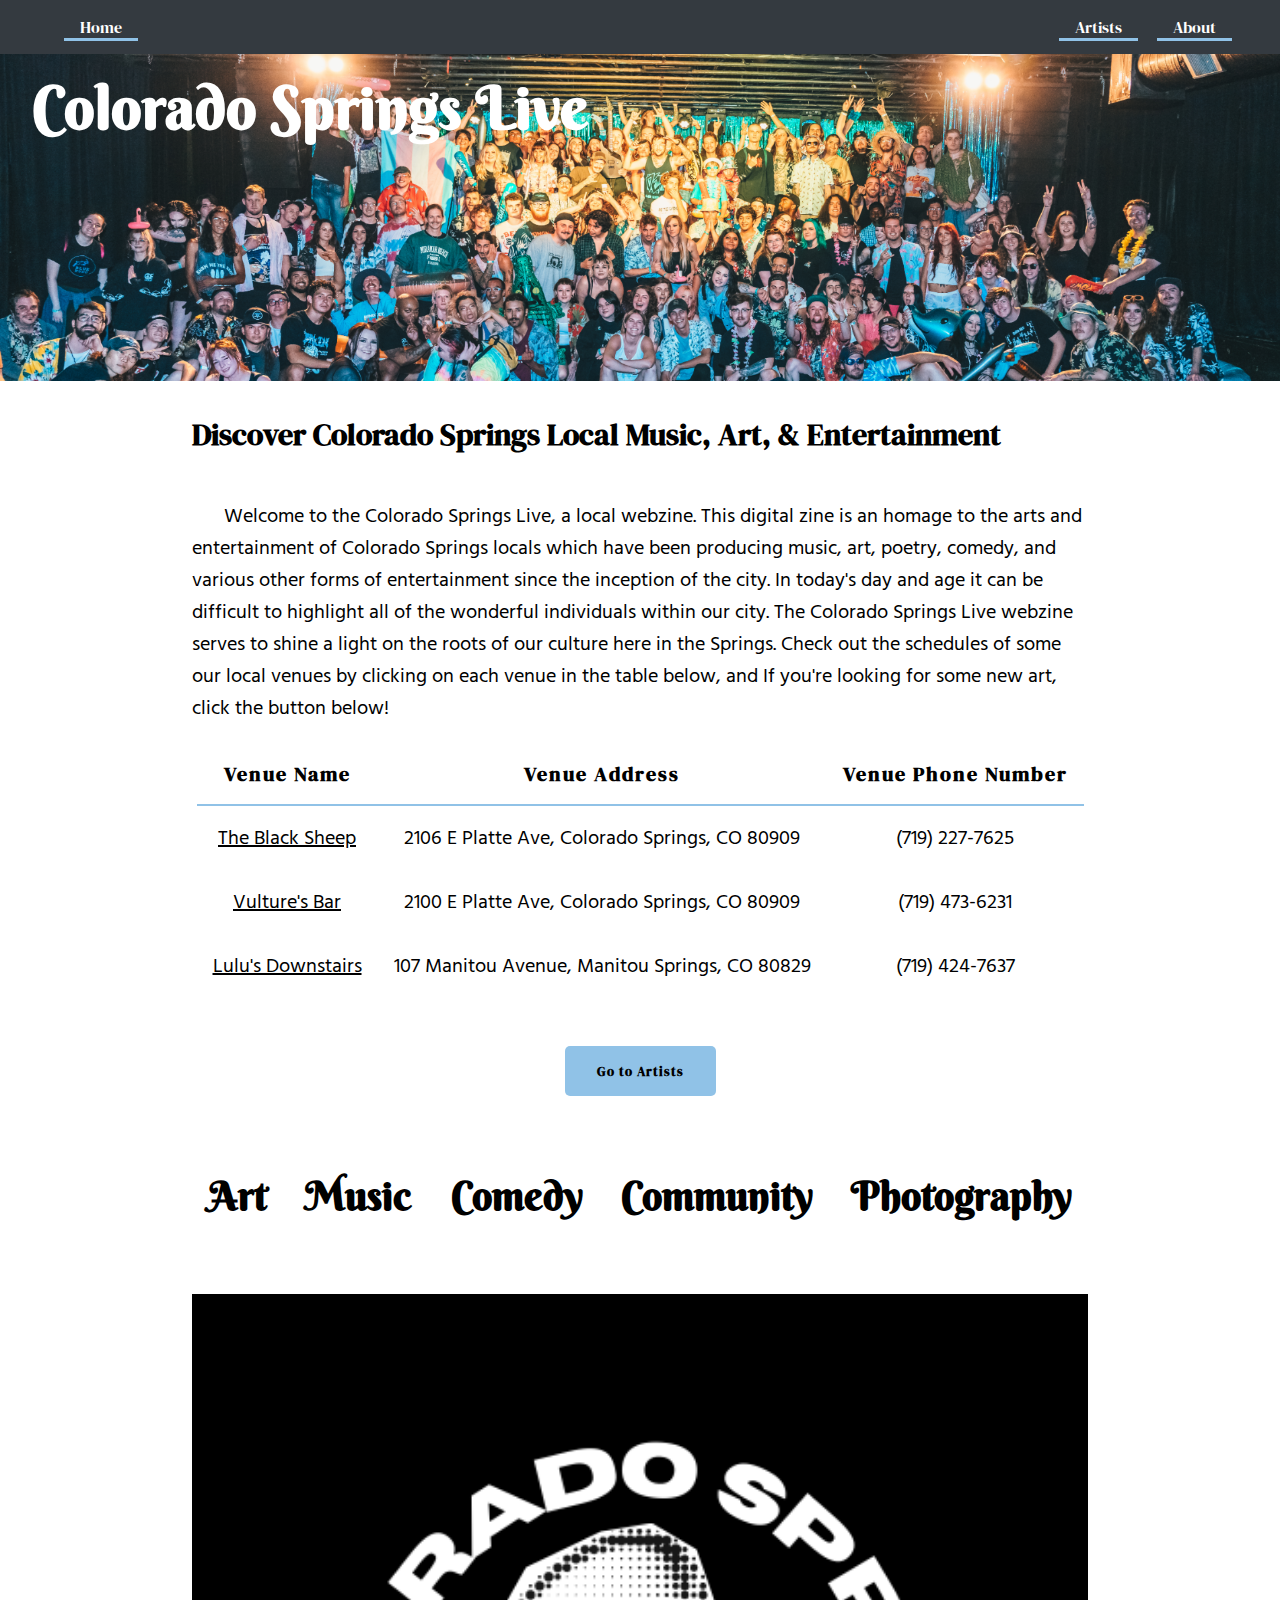
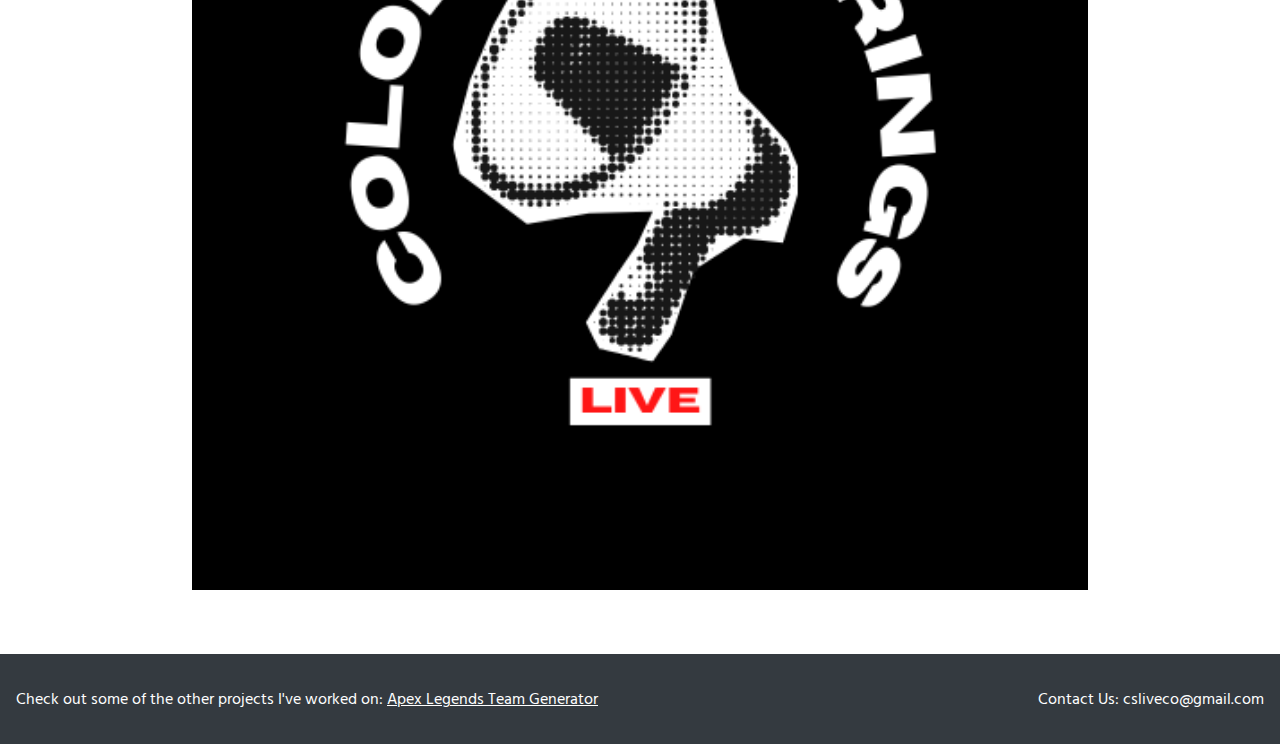
<file: index.html>
<!DOCTYPE html>
<html lang="en">
<head>
    <meta charset="UTF-8">
    <meta http-equiv="X-UA-Compatible" content="IE=edge">
    <meta name="viewport" content="width=device-width, initial-scale=1.0">
    <link rel="preconnect" href="https://fonts.googleapis.com">
    <link rel="preconnect" href="https://fonts.gstatic.com" crossorigin>
    <link href="https://fonts.googleapis.com/css2?family=Berkshire+Swash&family=DM+Serif+Display&display=swap" rel="stylesheet">
    <link href="https://fonts.googleapis.com/css2?family=Hind+Siliguri&family=Josefin+Sans:ital@1&display=swap" rel="stylesheet">
    <link rel="stylesheet" href="./styles/styles.css">
    <title>Colorado Springs Local Music</title>
</head>
<body>
    <div class="main-container">
        <div class="nav-container">
            <nav class="menu">
                <div class="navbar-left">
                    <a href="./index.html">Home</a>
                </div>
                <div class="navbar-right">
                    <a href="./html/Artists.html" class="navbar-right">Artists</a>
                    <a href="./html/About.html" class="navbar-right">About</a>
                </div>
            </nav>
        </div>
        <div class="photo-header-container">
            <h1 class="page-heading">Colorado Springs Live</h1>
            <img class="homepage-header-photo" src="./pics/beach-bash-header.png" alt="Picture of Colorado Springs Hardcore Beach Bash event at the Black Sheep.">
        </div>
        <div class="home-container">
            <h2 class="cs-local-webzine-title">Discover Colorado Springs Local Music, Art, & Entertainment</h2>
            <p class="about-me"><span class="tab"></span>Welcome to the Colorado Springs Live, a local webzine. This digital zine is an homage to the arts and entertainment of Colorado Springs locals which have been producing music, art, poetry, comedy, and various other forms of entertainment since the inception of the city. In today's day and age it can be difficult to highlight all of the wonderful individuals within our city. The Colorado Springs Live webzine serves to shine a light on the roots of our culture here in the Springs. Check out the schedules of some our local venues by clicking on each venue in the table below, and If you're looking for some new art, click the button below!
            </p>
            <table>
                <tr class="header-row">
                    <th class="venue-item">Venue Name</th>
                    <th class="venue-address-item">Venue Address</th>
                    <th class="venue-phone">Venue Phone Number</th>
                </tr>
                <tr class="venue-1-row">
                    <td class="venue-1-name"><a href="https://www.blacksheeprocks.com/">The Black Sheep</a></td>
                    <td class="venue-1-address">2106 E Platte Ave, Colorado Springs, CO 80909</td>
                    <td class="venue-1-phone">(719) 227-7625</td>
                </tr>
                <tr class="venue-2-row">
                    <td class="venue-2-name"><a href="https://www.vulturesrocks.com/">Vulture's Bar</a></td>
                    <td class="venue-2-address">2100 E Platte Ave, Colorado Springs, CO 80909</td>
                    <td class="venue-2-phone">(719) 473-6231</td>
                </tr>
                <tr class="venue-3-row">
                    <td class="venue-3-name"><a href="https://www.lulusdownstairs.com/">Lulu's Downstairs</a</td>
                    <td class="venue-3-address">107 Manitou Avenue, Manitou Springs, CO 80829</td>
                    <td class="venue-3-phone">(719) 424-7637</td>
                </tr>
            </table>
            <form action="./html/Artists.html" class="button-container">
                <input type="submit" value="Go to Artists" class="artists-button">
            </form>  
            <ul class="coverage-topics">
                <li class="art"><h1>Art</h1></li>
                <li class="music"><h1>Music</h1></li>
                <li class="comedy"><h1>Comedy</h1></li>
                <li class="community"><h1>Community</h1></li>
                <li class="photography"><h1>Photography</h1></li>
            </ul>
            <img src="./pics/colorado-sprigs-live-logo.png" alt="Colorado Springs Live logo" class="logo-home">
        </div>
        <div class="footer-container">
            <span class="footer-info">
                <p class="projects">
                    Check out some of the other projects I've worked on: 
                    <a href="https://www.apexgen.app">Apex Legends Team Generator</a>
                </p>
                <p class="contact">Contact Us: csliveco@gmail.com</p>
            </span>
        </div>
    </div>  
</body>
</html>
</file>
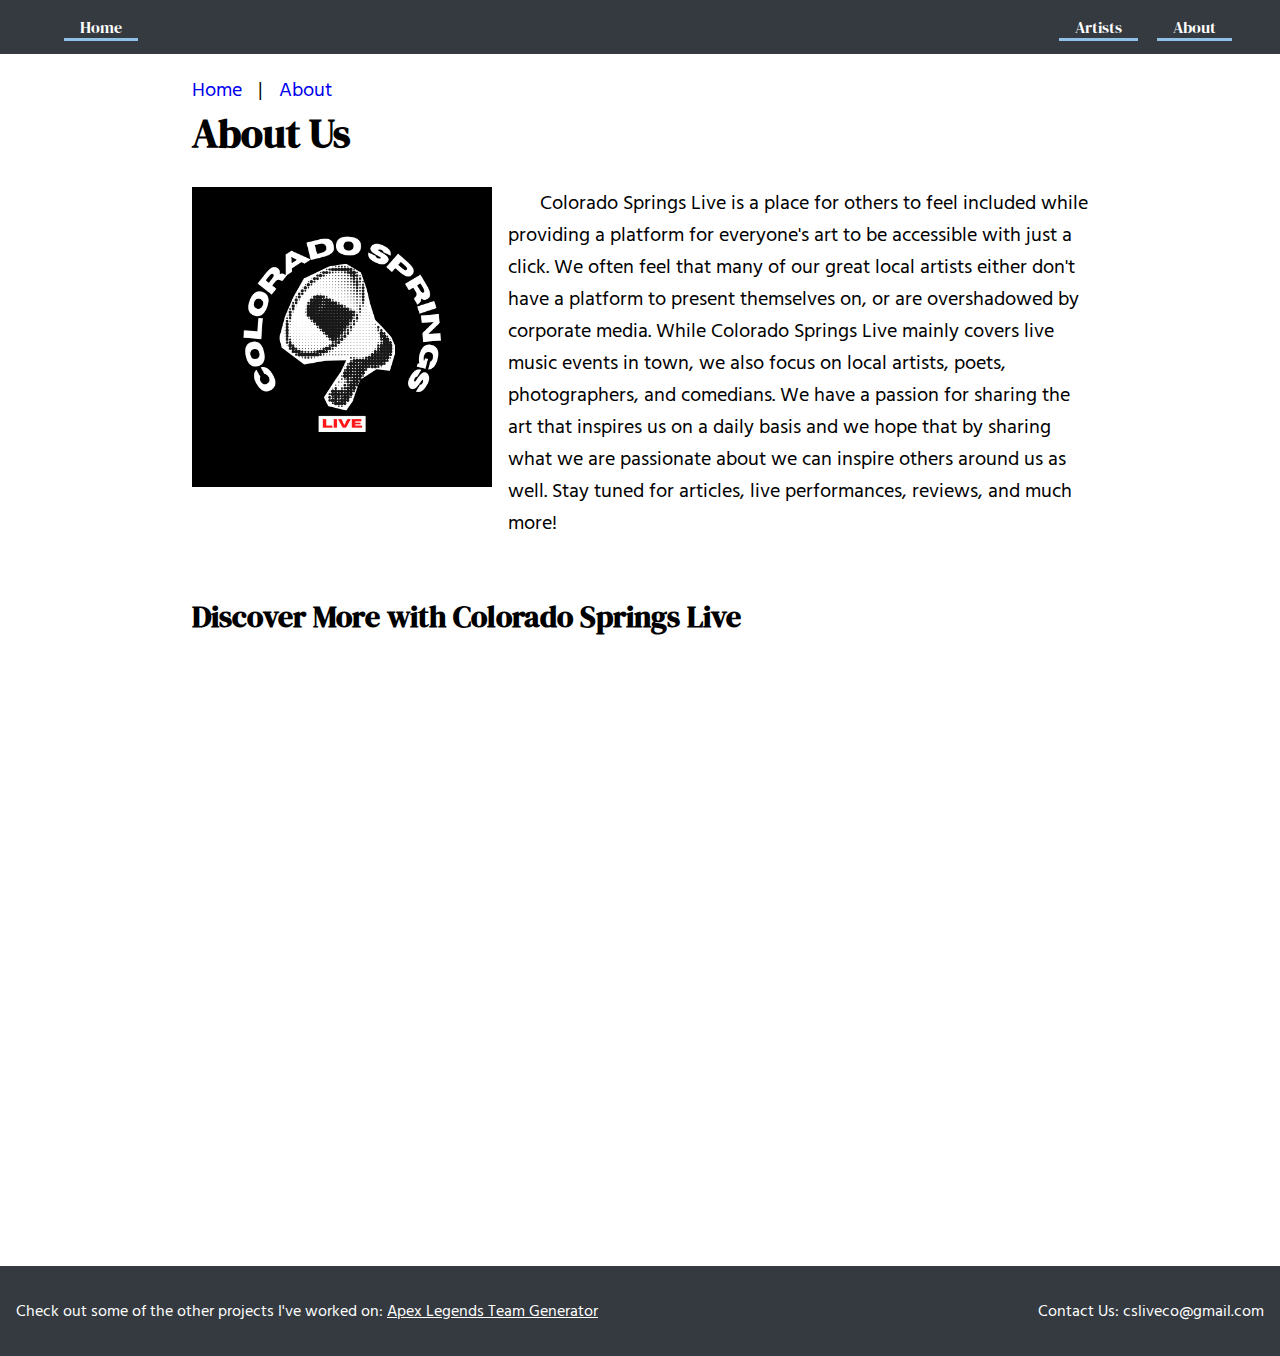
<file: html/About.html>
<!DOCTYPE html>
<html lang="en">
<head>
    <meta charset="UTF-8">
    <meta http-equiv="X-UA-Compatible" content="IE=edge">
    <meta name="viewport" content="width=device-width, initial-scale=1.0">
    <link rel="preconnect" href="https://fonts.googleapis.com">
    <link rel="preconnect" href="https://fonts.gstatic.com" crossorigin>
    <link href="https://fonts.googleapis.com/css2?family=Berkshire+Swash&family=DM+Serif+Display&display=swap" rel="stylesheet">
    <link href="https://fonts.googleapis.com/css2?family=Hind+Siliguri&family=Josefin+Sans:ital@1&display=swap" rel="stylesheet">
    <link rel="stylesheet" href="../styles/styles.css">
    <title>Colorado Springs Local Music</title>
</head>
<body>
    <div class="main-container">
        <div class="nav-container">
            <nav class="menu">
                <div class="navbar-left">
                    <a href="../index.html">Home</a>
                </div>
                <div class="navbar-right">
                    <a href="./Artists.html" class="navbar-right">Artists</a>
                    <a href="./About.html" class="navbar-right">About</a>
                </div>
            </nav>
        </div>
        <div class="home-container">
            <div class="breadcrumbs">
                <ul class="bc-list">
                    <li class="bc-li-link">
                        <a href="../index.html" class="bc-home">Home</a>
                    </li>
                    <p class="divider">|</p>
                    <li class="bc-li-link">
                        <a href="./About.html" class="bc-about">About</a>
                    </li>
                </ul>
            </div>
            <h1 class="about-us-header">About Us</h1>
            <div class="about-logo-container">
                <img src="../pics/colorado-sprigs-live-logo.png" alt="Colorado Springs Live logo" class="logo">
                <p class="mission-statement"><span class="tab"></span>Colorado Springs Live is a place for others to feel included while providing a platform for everyone's art to be accessible with just a click. We often feel that many of our great local artists either don't have a platform to present themselves on, or are overshadowed by corporate media. While Colorado Springs Live mainly covers live music events in town, we also focus on local artists, poets, photographers, and comedians. We have a passion for sharing the art that inspires us on a daily basis and we hope that by sharing what we are passionate about we can inspire others around us as well. Stay tuned for articles, live performances, reviews, and much more!
                </p>
            </div>
            <div class="promo-video-container">
                <h2 class="promo-header">Discover More with Colorado Springs Live</h2>
                <iframe class="promo-video" width="960" height="540" src="https://www.youtube.com/embed/8O0oiKA8UnU" title="YouTube video player" frameborder="0" allow="accelerometer; autoplay; clipboard-write; encrypted-media; gyroscope; picture-in-picture" allowfullscreen></iframe>
            </div>
        </div>
        <div class="footer-container">
            <span class="footer-info">
                <p class="projects">
                    Check out some of the other projects I've worked on: 
                    <a href="https://devdel2.github.io/ApexTeamGenerator/">Apex Legends Team Generator</a>
                </p>
                <p class="contact">Contact Us: csliveco@gmail.com</p>
            </span>
        </div>
    </div>  
</body>
</html>
</file>
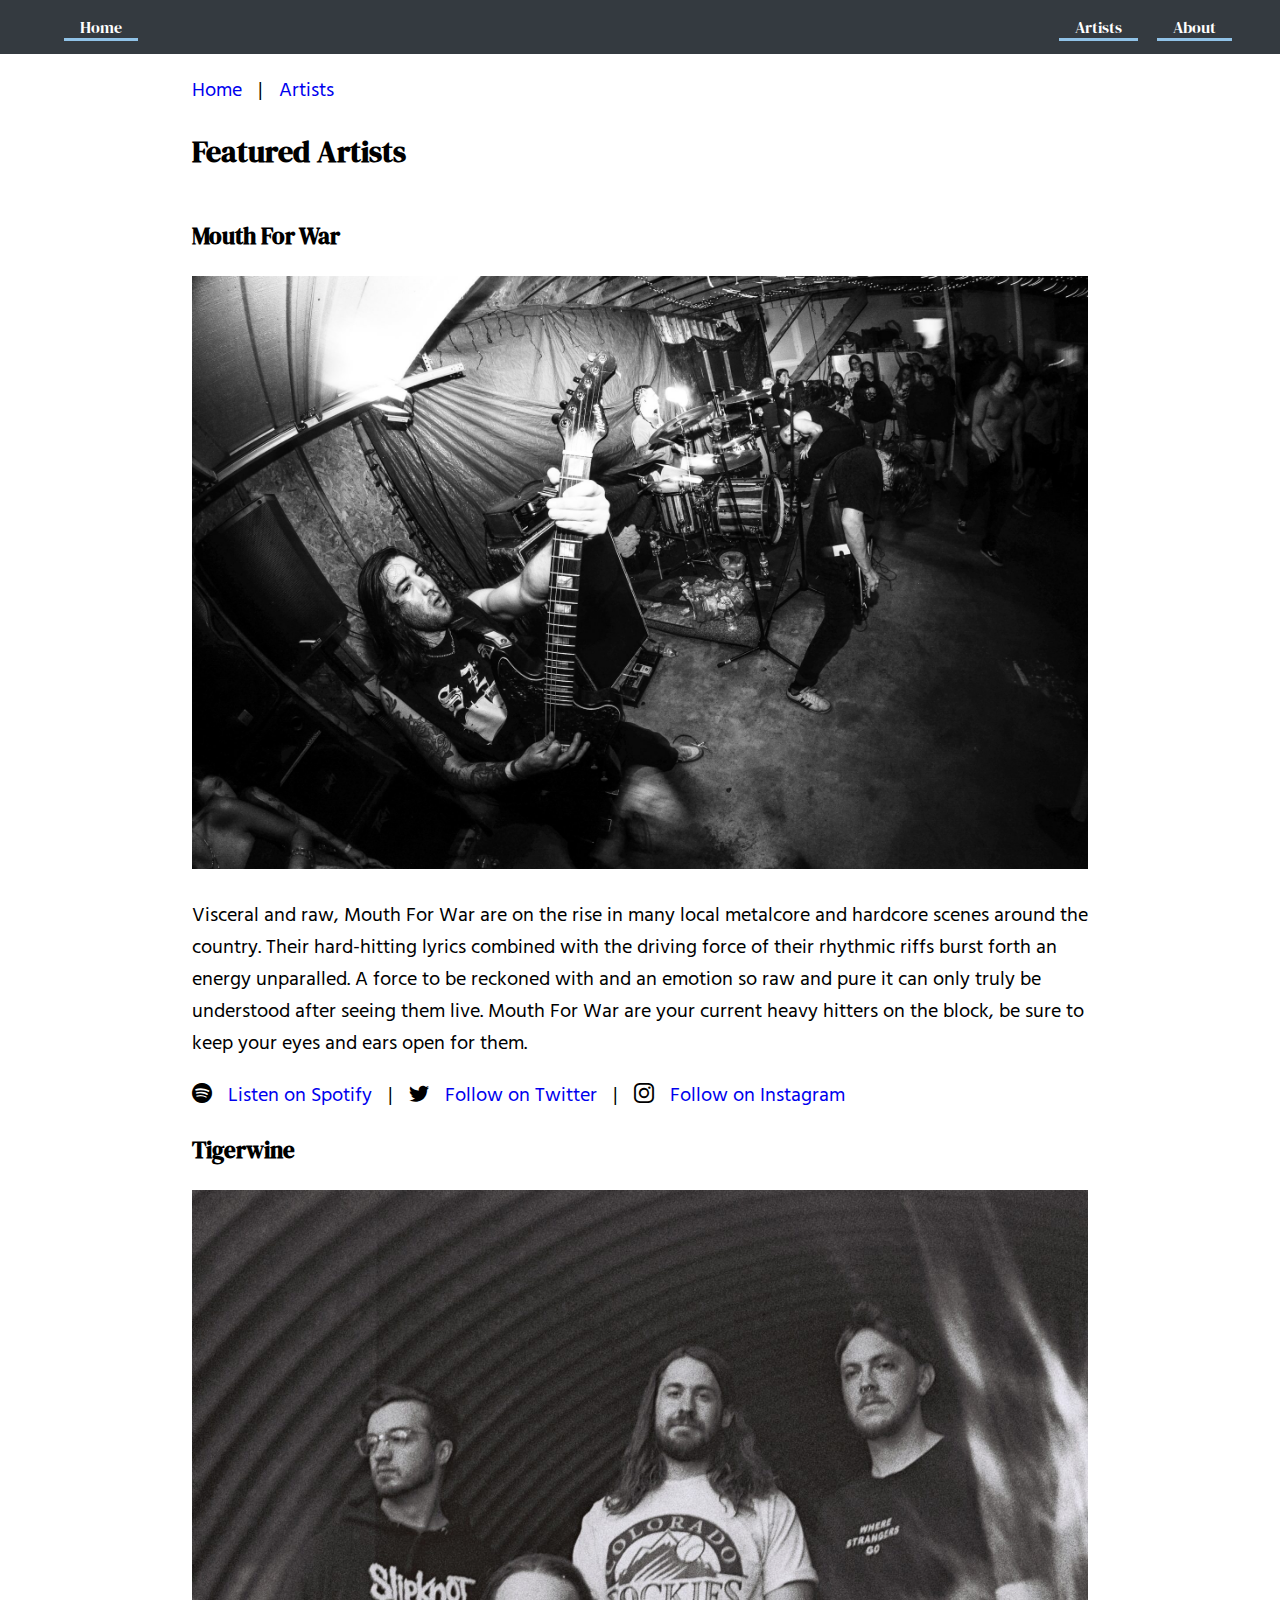
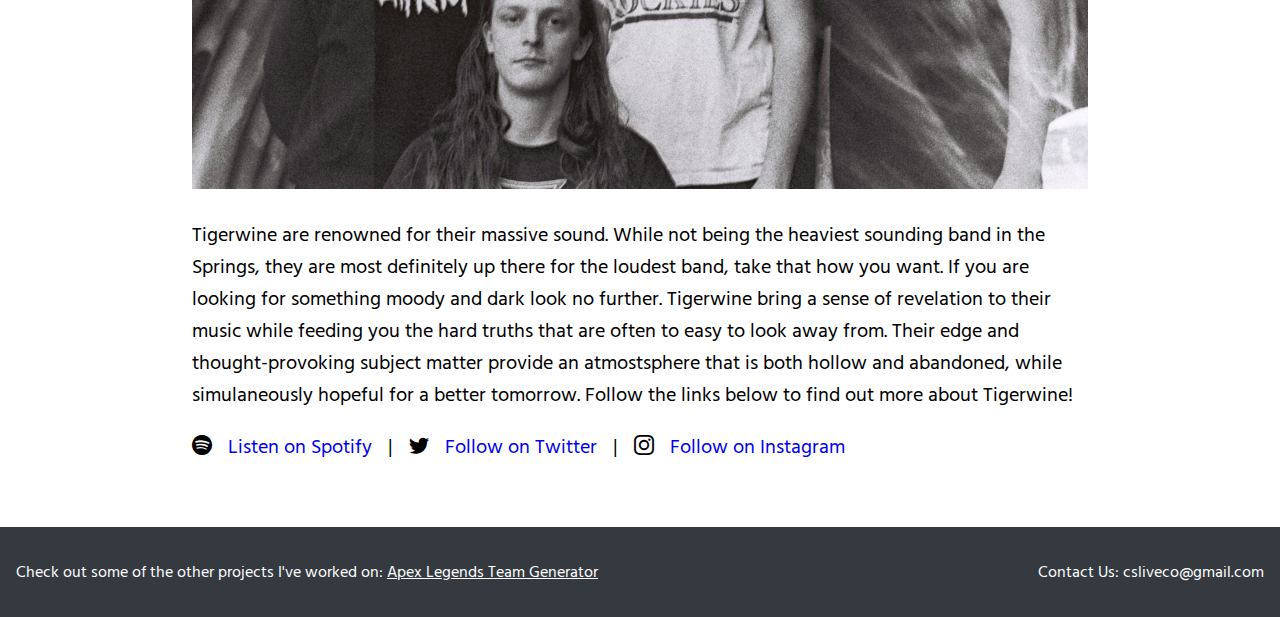
<file: html/Artists.html>
<!DOCTYPE html>
<html lang="en">
<head>
    <meta charset="UTF-8">
    <meta http-equiv="X-UA-Compatible" content="IE=edge">
    <meta name="viewport" content="width=device-width, initial-scale=1.0">
    <link rel="preconnect" href="https://fonts.googleapis.com">
    <link rel="preconnect" href="https://fonts.gstatic.com" crossorigin>
    <link href="https://fonts.googleapis.com/css2?family=Berkshire+Swash&family=DM+Serif+Display&display=swap" rel="stylesheet">
    <link href="https://fonts.googleapis.com/css2?family=Hind+Siliguri&family=Josefin+Sans:ital@1&display=swap" rel="stylesheet">
    <link rel="stylesheet" href="https://cdn.jsdelivr.net/npm/bootstrap-icons@1.9.1/font/bootstrap-icons.css">
    <link rel="stylesheet" href="../styles/styles.css">
    <title>Colorado Springs Local Music</title>
</head>
<body>
    <div class="main-container">
        <div class="nav-container">
            <nav class="menu">
                <div class="navbar-left">
                    <a href="../index.html">Home</a>
                </div>
                <div class="navbar-right">
                    <a href="./Artists.html" class="navbar-right">Artists</a>
                    <a href="./About.html" class="navbar-right">About</a>
                </div>
            </nav>
        </div>
        <div class="home-container">
            <div class="breadcrumbs">
                <ul class="bc-list">
                    <li class="bc-li-link">
                        <a href="../index.html" class="bc-home">Home</a>
                    </li>
                    <p class="dash">|</p>
                    <li class="bc-li-link">
                        <a href="./Artists.html" class="bc-artists">Artists</a>
                    </li>
                </ul>
            </div>
            <h2 class="featured-artists">Featured Artists</h2>
            <div class="artist-row">
                <div class="artist-container">
                    <h3 class="artist-name">Mouth For War</h3>
                    <img class="artist-photo" src="../pics/mouth-for-war.jpg" alt="A photo of the band Mouth For War performing at a D.I.Y. venue">
                    <p class="artist-about">Visceral and raw, Mouth For War are on the rise in many local metalcore and hardcore scenes around the country. Their hard-hitting lyrics combined with the driving force of their rhythmic riffs burst forth an energy unparalled. A force to be reckoned with and an emotion so raw and pure it can only truly be understood after seeing them live. Mouth For War are your current heavy hitters on the block, be sure to keep your eyes and ears open for them.</p>
                    <div class="breadcrumbs">
                        <ul class="artist-links bc-list">
                            <div class="spotify-container">
                                <i class="bi bi-spotify"></i>
                                <li class="artist-li">
                                    <a href="https://open.spotify.com/artist/2XWmtvXZ0FHiRT9PGzGPaF?si=PO5ntJBzSNaiw-CkEu7fSQ" class="artist-link-1">Listen on Spotify</a>
                                </li>
                            </div>
                            <p class="dash">|</p>
                            <div class="twitter-container">
                                <i class="bi bi-twitter"></i>
                                <li class="artist-li">
                                    <a href="https://twitter.com/mouthforwarco" class="artist-link-2">Follow on Twitter</a>
                                </li>
                            </div>
                            <p class="dash">|</p>
                            <div class="instagram-container">
                                <i class="bi bi-instagram"></i>
                                <li class="artist-li">
                                    <a href="https://www.instagram.com/mouthforwarco/?hl=en" class="artist-link-3">Follow on Instagram</a>
                                </li>
                            </div>
                        </ul>
                    </div>
                </div>
                <div class="artist-container">
                    <h3 class="artist-name">Tigerwine</h3>
                    <img class="artist-photo" src="../pics/tigerwine.jpg" alt="The band Tigerwine, standing for a promotional picture">
                    <p class="artist-about">Tigerwine are renowned for their massive sound. While not being the heaviest sounding band in the Springs, they are most definitely up there for the loudest band, take that how you want. If you are looking for something moody and dark look no further. Tigerwine bring a sense of revelation to their music while feeding you the hard truths that are often to easy to look away from. Their edge and thought-provoking subject matter provide an atmostsphere that is both hollow and abandoned, while simulaneously hopeful for a better tomorrow. Follow the links below to find out more about Tigerwine!</p>
                    <div class="breadcrumbs">
                        <ul class="artist-links bc-list">
                            <div class="spotify-container">
                                <i class="bi bi-spotify"></i>
                                <li class="artist-li">
                                    <a href="https://open.spotify.com/artist/4NGshr0X0WNGCy4emP2O0Z?si=tVfvR1imT-mgqri9fQAgQw" class="artist-link-1">Listen on Spotify</a>
                                </li>
                            </div>
                            <p class="dash">|</p>
                            <div class="twitter-container">
                                <i class="bi bi-twitter"></i>
                                <li class="artist-li">
                                    <a href="https://twitter.com/tigerwinemusic" class="artist-link-2">Follow on Twitter</a>
                                </li>
                            </div>
                            <p class="dash">|</p>
                            <div class="instagram-container">
                                <i class="bi bi-instagram"></i>
                                <li class="artist-li">
                                    <a href="https://www.instagram.com/tigerwinemusic/?hl=en" class="artist-link-3">Follow on Instagram</a>
                                </li>
                            </div>
                        </ul>
                    </div>
                </div>
            </div>
        </div>
        <div class="footer-container">
            <span class="footer-info">
                <p class="projects">
                    Check out some of the other projects I've worked on: 
                    <a href="https://devdel2.github.io/ApexTeamGenerator/">Apex Legends Team Generator</a>
                </p>
                <p class="contact">Contact Us: csliveco@gmail.com</p>
            </span>
        </div>
    </div>  
</body>
</html>
</file>
<file: styles/styles.css>
/*Color pallete:
    #312F2F - Jet (Charcoal grey)
    #918D8D - Taupe Gray (Light grey)
    #A17C6B - Beaver (Light pastel brown)
    #8FA998 - Morning Blue (teal)
    #9CBFA7 - Cambridge Blue (lighter teal)
    #FFBC42 - Maximum Yellow Red (Gold/Yellow)
*/

/* FONTS from GoogeleFonts:
    main header - berkshire swash
    sub hearders - DM Serif Display 
    text - Hind Siliguri
*/

/*General Styles*/
html, body{
    min-height: 100vh;
    margin: 0;
    padding: 0;
    font-family: 'Hind Siliguri', sans-serif;;
}

nav a:visited, nav a:active, nav a:hover, a:link{
    text-decoration: none;
}

h1, h2, h3, th, .menu {
    font-family: 'DM Serif Display', serif;
}

.main-container{
    display: flex;
    flex-direction: column;
}

.nav-container{
    flex-direction: row;
}

nav{
    display: flex;
    justify-content: space-between;
    padding: 1rem 2rem;
    background-color: #343a40;
}

.coverage-topics > li {
    display: inline;
    padding: 0 1rem;
}


.coverage-topics{
    display: flex;
    flex-direction: row;
    justify-content: space-between;
    margin: 3rem 0;
    padding: 0;
}

.coverage-topics h1{
    font-family: 'Berkshire Swash', cursive;
}

nav a{
    color: white;
    text-decoration: none;
    border-bottom: 3px solid #90C2E7;
}

nav a:hover{
    color: white;
    text-decoration: none;
    border-bottom: none;
}

nav a:active{
    color: #EB5160;
}

.homepage-header-photo{
    width: 100%;
}

.page-heading{
    font-family: 'Berkshire Swash', cursive;
    font-size: 80px;
    margin-top: 1rem;
    padding-left: 2rem;
    position: absolute;
    color: white;
}

.home-container{
    display: flex;
    flex-direction: column;
    max-width: 100%;
    margin: 0 15%;
    min-height: 100vh;
    font-size: 20px;
}

.button-container{
    display: flex;
    justify-content: center;
}

.artists-button{
    margin-top: 3rem;
    padding: 1rem 2rem;
    font-family: 'DM Serif Display', serif;
    font-weight: 600;
    background-color: #90C2E7;
    box-sizing: border-box;
    border-radius: 5px;
    border: none;
    letter-spacing: 1px;
}

.artists-button:hover{
    background-color: #7eb7e2;
    cursor: pointer;
}

.artists-button:active{
   background-color: #90C2E7;
   color: white;
   position: relative;
   bottom: -5px;
}

table{
    display: flex;
    justify-content: center;
    border-spacing: 0px;
}

th, td{
    text-align: center;
    padding: 1rem;
}

td a{
    color: black;
    text-decoration: underline !important;
}

th{
    border-bottom: solid 2px #90C2E7;
    letter-spacing: 2px;
}

.navbar-right, .navbar-left{
    padding: 0rem 1rem;
    margin-left: 1rem;
}

.navbar-left a{
    padding: 0 1rem;
}

.tab{
    margin-left: 2rem;
}

.footer-container{
    min-height: 100%;
    margin-top: 4rem;
    padding: 1rem;
    color: white;
    background-color: #343a40;
}

.footer-container a {
    color: white;
    text-decoration: underline;
}

.footer-info{
    display: flex;
    flex-direction: row;
    justify-content: space-between;
}

.logo{
    width: 300px;
    height: 300px;
    background-color: black;
    margin-right: 1rem;
}

.logo-home{
    background-color: black;
}

.about-logo-container{
    display: flex;
    flex-direction: row;
    font-size: 20px;
}

.logo{
    margin-right: 1rem;
}

.promo-video-container{
    margin-top: 2rem;
    display: flex;
    flex-direction: column;
}

.promo-video{
    align-self: center;
}

.mission-statement{
    margin: 0rem;
}

.breadcrumbs ul {
    display: flex;
    flex-direction: row;
    margin-bottom: 0;
    padding: 0;
}

.breadcrumbs p{
    margin: 0 1rem;
}

.breadcrumbs ul li {
    list-style: none;
}

.about-us-header{
    margin-top: 0;
}

.artist-photo{
    max-width: 100%;
}

.bi{
    padding-right: 1rem;
}

artist.li > a:hover{
    text-decoration: underline;
}

.spotify-container, .instagram-container, .twitter-container{
    display: flex;
    flex-direction: row;
}


/*Media Queries*/
@media screen and (max-width: 1400px){
    .page-heading{
        font-size: 60px;
    }
}

@media screen and (max-width: 1220px){
    .home-container{
        font-size: 16px;
    }
    h2{
        font-size: 25px;
    }
    .coverage-topics{
        font-size: 15px;
    }
    .logo{
        height: 200px;
        width: 200px;
    }
    .about-logo-container{
        font-size: 18px;
    }
    .promo-video{
        width: 640px;
        height: 360px;
    }
}

@media screen and (max-width: 1020px){
    .page-heading{
        font-size: 40px;
    }.home-container{
        font-size: 14px;
    }
    .navbar-left, .navbar-right{
        font-size: 12px;
    }
    h2, th{
        font-size: 15px;
    }
    .coverage-topics{
        font-size: 10px;
    }
    .artists-button{
        margin-top: 3rem;
        padding: 0.5rem 1rem;
        font-family: 'DM Serif Display', serif;
        font-weight: 600;
        background-color: #90C2E7;
        box-sizing: border-box;
        border-radius: 5px;
        border: none;
    }
}

@media screen and (max-width: 860px){
    .footer-container{
        display: flex;
        justify-content: center;
    }
    .footer-info{
        flex-direction: column;
        align-content: center;
        font-size: 12px;
    }
    .about-logo-container{
        display: flex;
        flex-direction: column;
        font-size: 16px;
    }
    .promo-video{
        width: 320px;
        height: 180px;
    }
    .logo{
        margin-bottom: 1rem;
    }
}

@media screen and (max-width: 700px){
    .breadcrumbs ul.artist-links{
        display: flex;
        flex-direction: column;
    }
    .artist-links .dash{
        display: none;
    }
    .spotify-container, .instagram-container, .twitter-container{
        display: flex;
        flex-direction: row;
    }
    .twitter-container{
        margin: 1rem 0;
    }
    .instagram-container{
        margin-bottom: 1rem;
    }
}


@media screen and (max-width: 650px){
    .page-heading{
        font-size: 20px;
    }
    .coverage-topics{
        flex-direction: column;
        text-align: center;
    }
    .about-logo-container{
        font-size: 14px;
    }
    .logo{
        width: 150px;
        height: 150px;
    }
}

@media screen and (max-width: 500px){
    .navbar-left, .navbar-right{
        font-size: 10px;
        padding-left: 0;
        padding-right: 0;
        margin-left: 0;
        margin-right: 12px;
    }
    .navbar-left a{
        padding: 0;
        margin-right: 12px;
    }
    .menu{
        justify-content: center;
    }
    .artists-button{
        margin-top: 3rem;
        padding: 0.25rem 0.5rem;
        font-family: 'DM Serif Display', serif;
        font-weight: 600;
        background-color: #90C2E7;
        box-sizing: border-box;
        border-radius: 5px;
        border: none;
    }
}

@media screen and (max-width: 375px){
    .page-heading{
        font-size: 10px;
    }
}
</file>
